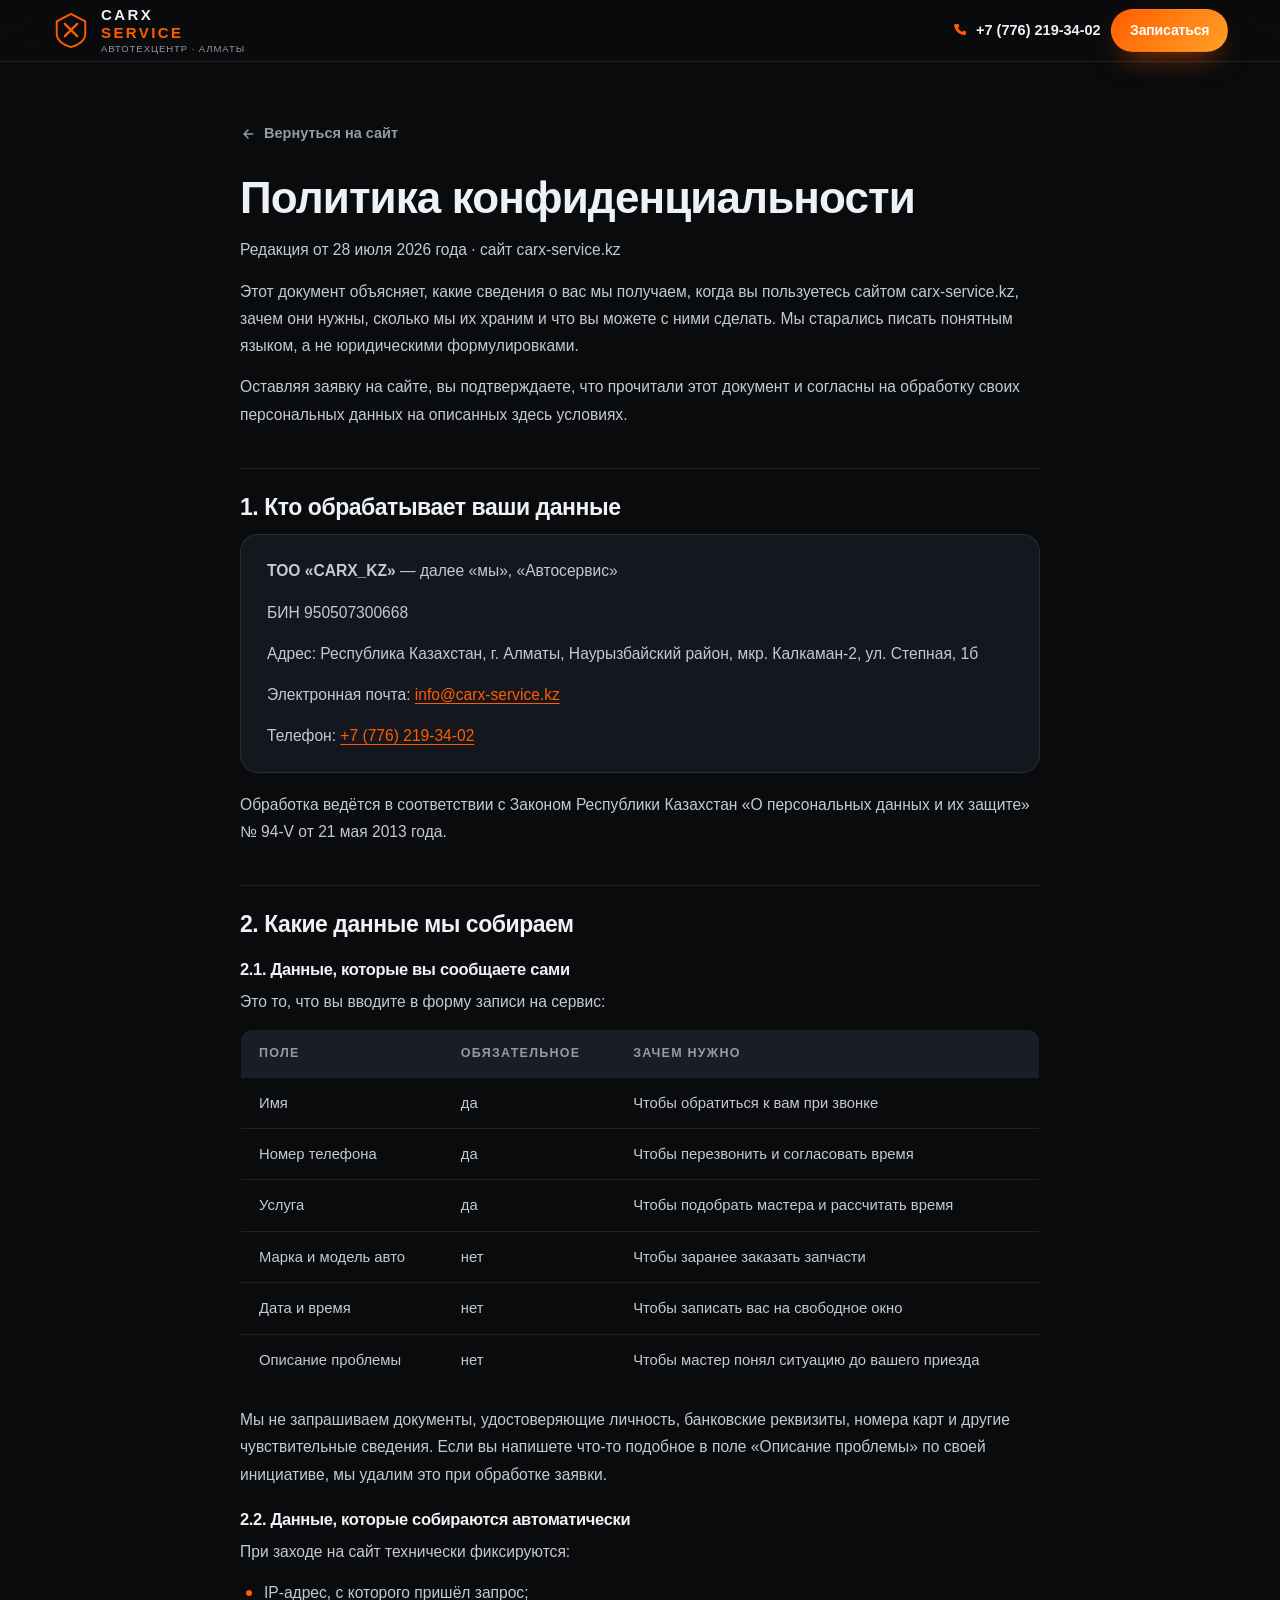
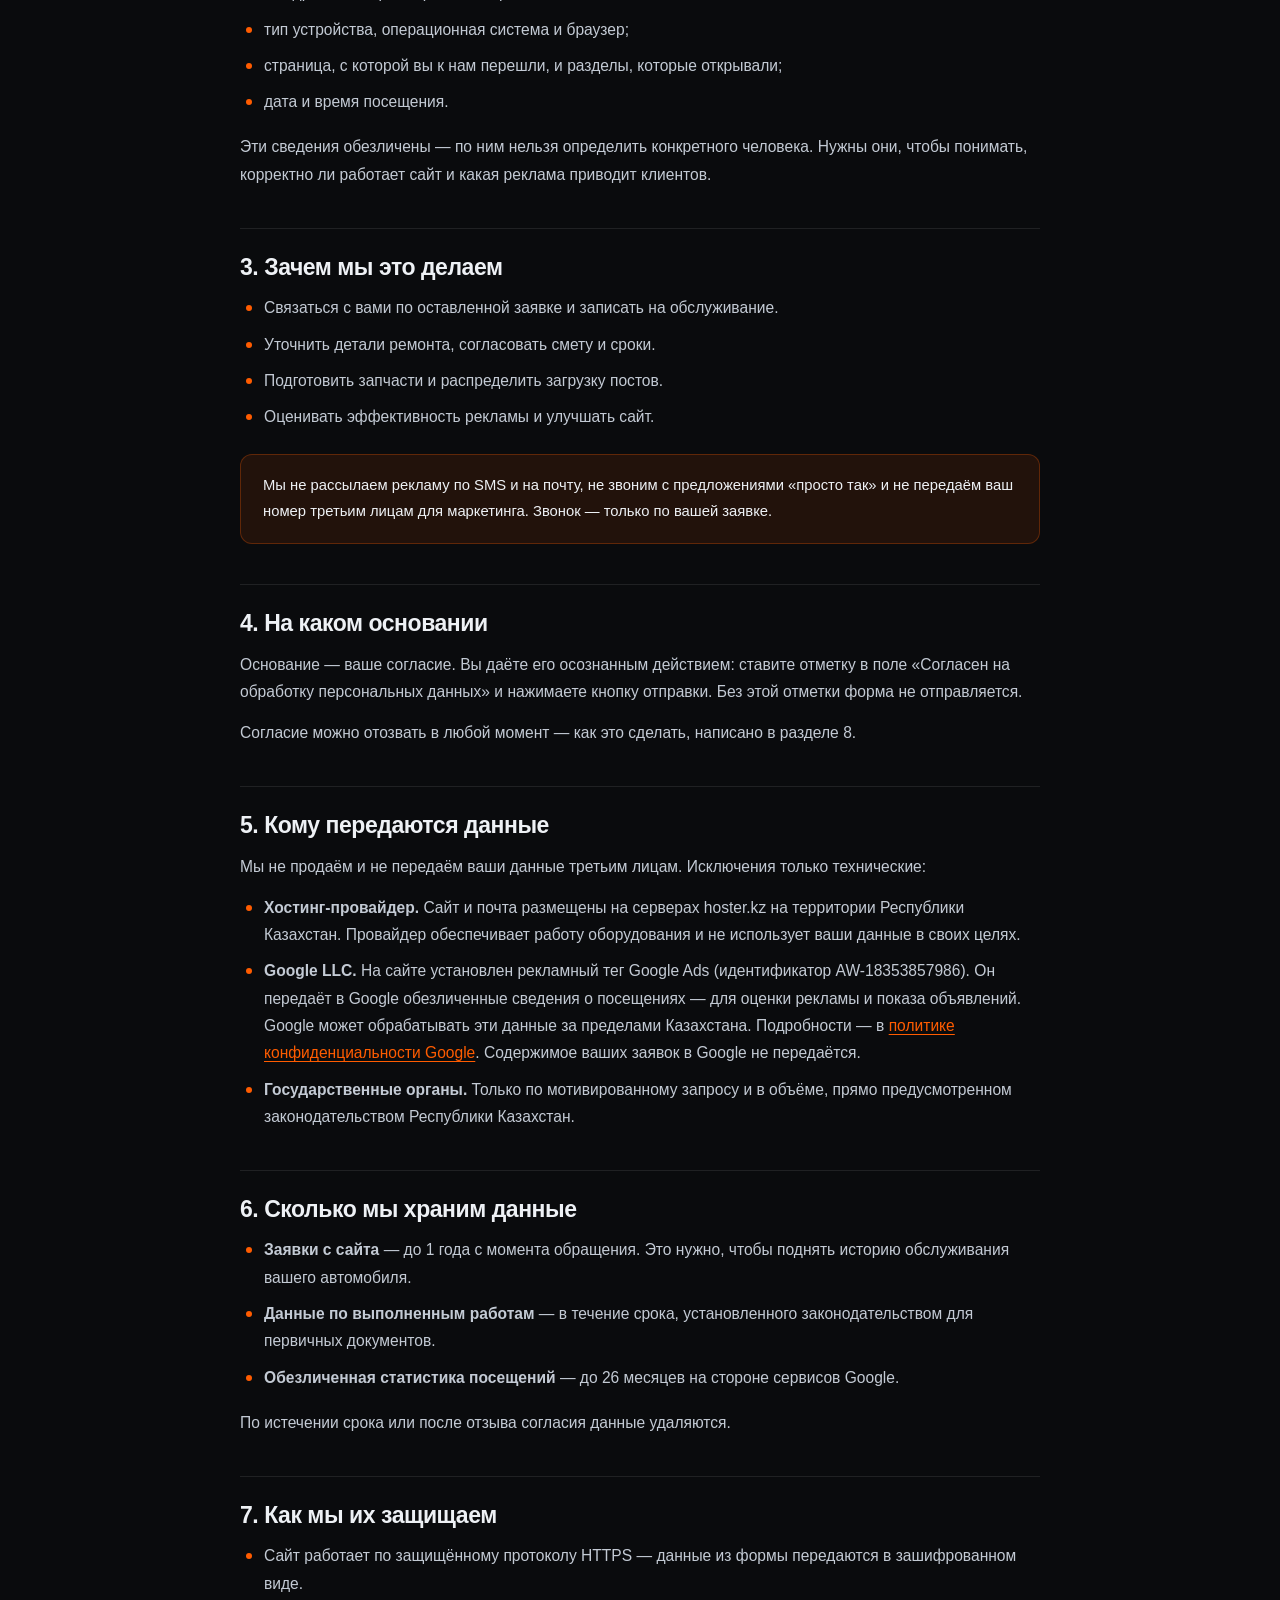
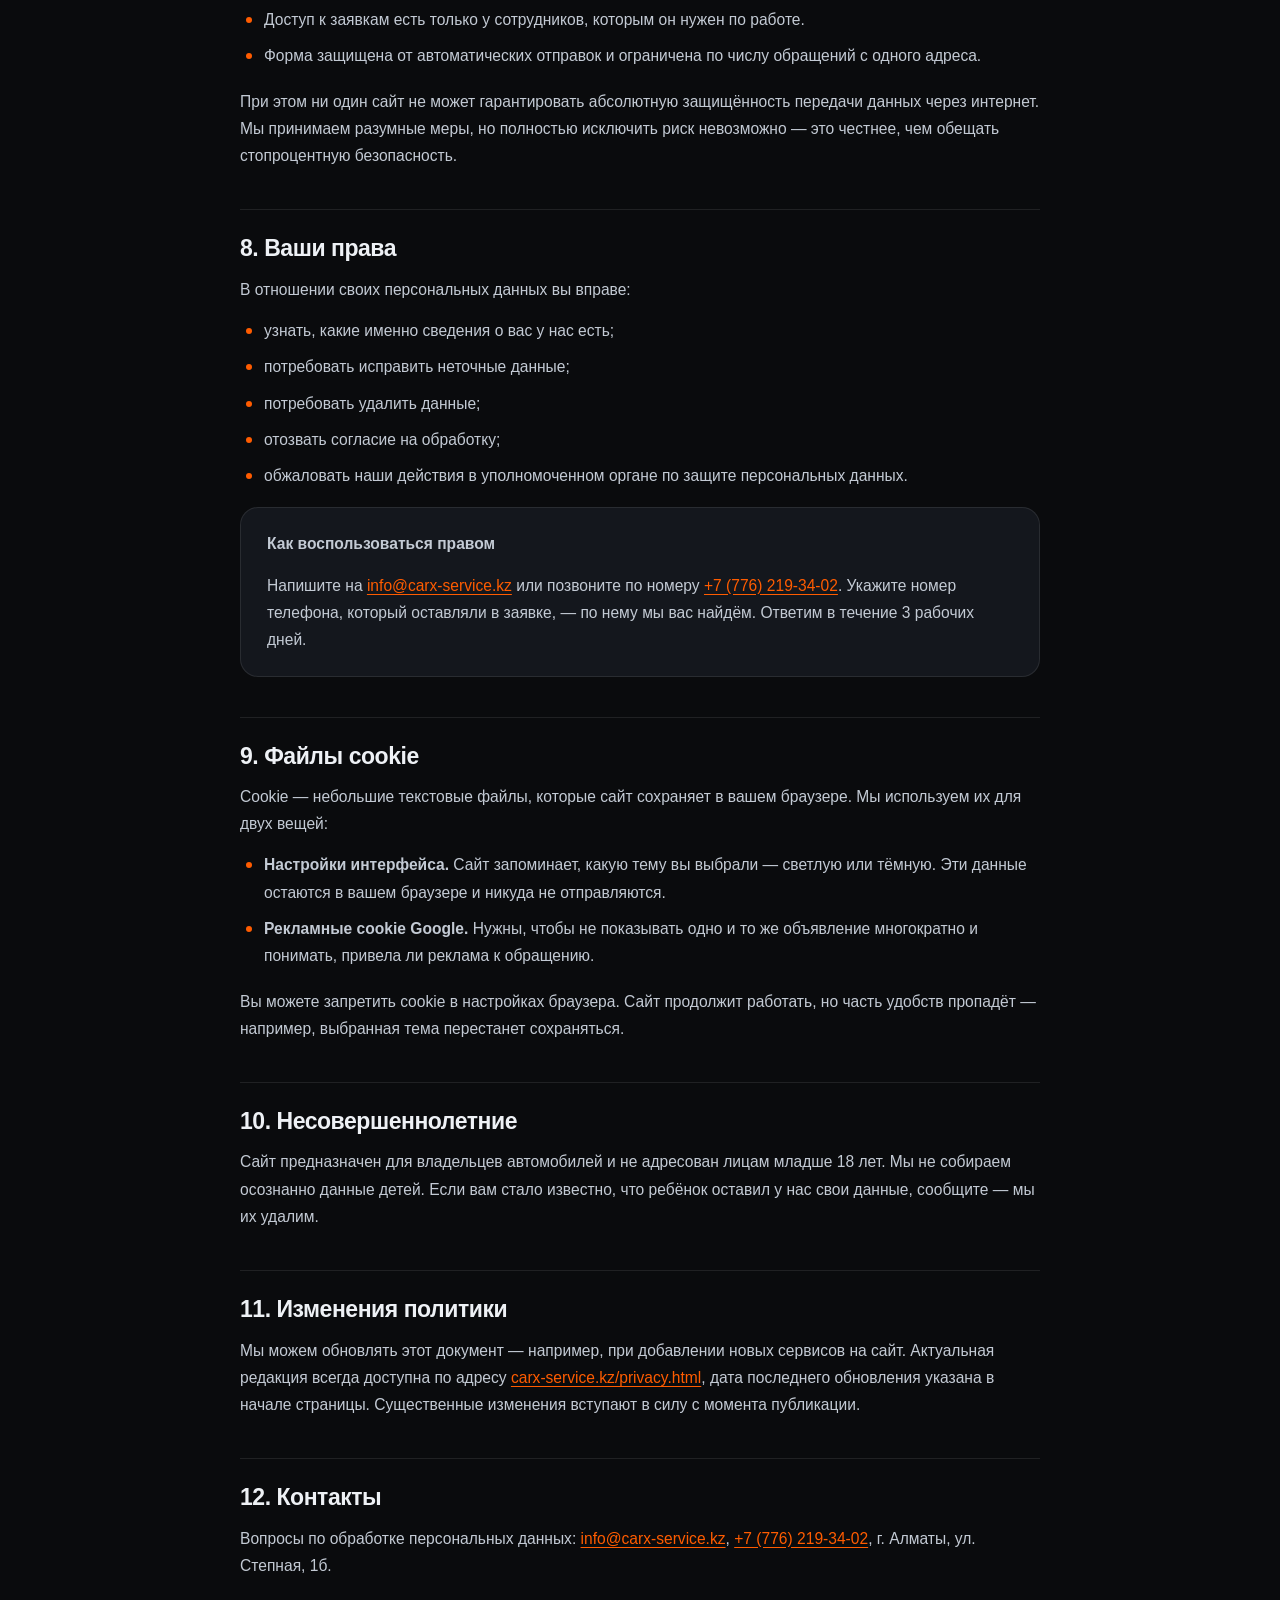
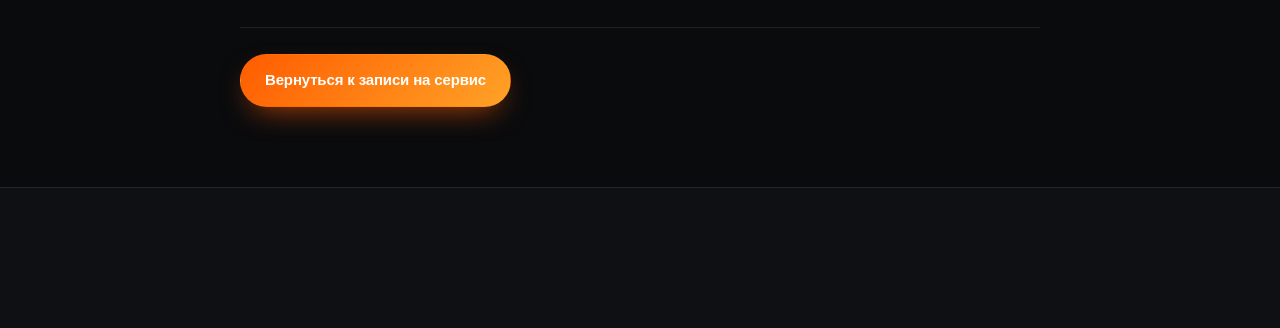
<file: privacy.html>
<!DOCTYPE html>
<html lang="ru" data-theme="dark">
<head>
<meta charset="utf-8">
<meta name="viewport" content="width=device-width, initial-scale=1, viewport-fit=cover">

<title>Политика конфиденциальности — CARX SERVICE, Алматы</title>
<meta name="description" content="Как автосервис CARX SERVICE в Алматы собирает, использует и защищает персональные данные посетителей сайта carx-service.kz.">
<link rel="canonical" href="https://carx-service.kz/privacy.html">
<meta name="robots" content="index, follow">
<meta name="theme-color" content="#0a0b0d">
<meta name="color-scheme" content="dark light">

<link rel="icon" href="assets/img/favicon.svg" type="image/svg+xml">
<link rel="icon" href="assets/img/favicon-32.png" sizes="32x32" type="image/png">
<link rel="apple-touch-icon" href="assets/img/apple-touch-icon.png">
<link rel="stylesheet" href="assets/css/style.css?v=5">

<style>
  /* Стили только для этой страницы — общий style.css не трогаем. */
  .doc { max-width: 800px; margin-inline: auto; padding: calc(var(--header-h) + 48px) 0 80px; }
  .doc__back {
    display: inline-flex; align-items: center; gap: 8px; margin-bottom: 28px;
    font-size: 14.5px; font-weight: 600; color: var(--muted);
    transition: color .25s var(--ease);
  }
  .doc__back:hover { color: var(--accent); }
  .doc h1 { font-size: clamp(28px, 4.5vw, 44px); margin-bottom: 14px; }
  .doc__meta { color: var(--muted); font-size: 14px; margin-bottom: 40px; }
  .doc h2 {
    font-size: clamp(19px, 2.4vw, 23px); margin: 40px 0 14px;
    padding-top: 26px; border-top: 1px solid var(--line);
  }
  .doc h3 { font-size: 16.5px; margin: 22px 0 10px; color: var(--txt); }
  .doc p, .doc li { color: var(--txt-2); font-size: 15.6px; line-height: 1.75; }
  .doc p { margin: 0 0 14px; }
  .doc ul { display: grid; gap: 9px; margin: 0 0 18px; padding-left: 4px; }
  .doc ul li { position: relative; padding-left: 20px; }
  .doc ul li::before {
    content: ""; position: absolute; left: 2px; top: 11px;
    width: 6px; height: 6px; border-radius: 50%; background: var(--accent);
  }
  .doc a:not(.btn):not(.doc__back) {
    color: var(--accent); text-decoration: underline; text-underline-offset: 3px;
  }
  .doc__card {
    padding: 22px 26px; border: 1px solid var(--line); border-radius: var(--radius);
    background: var(--surface); margin: 0 0 18px;
  }
  .doc__card p:last-child { margin-bottom: 0; }
  .doc__note {
    padding: 18px 22px; border-radius: var(--radius-sm); margin: 24px 0;
    background: color-mix(in srgb, var(--accent) 10%, transparent);
    border: 1px solid color-mix(in srgb, var(--accent) 28%, transparent);
  }
  .doc__note p { margin: 0; color: var(--txt); font-size: 14.8px; }
  .doc__foot { margin-top: 48px; padding-top: 26px; border-top: 1px solid var(--line); }
  .doc table { margin: 0 0 20px; border: 1px solid var(--line); border-radius: var(--radius-sm); overflow: hidden; }
  .doc th, .doc td { padding: 13px 18px; text-align: left; border-bottom: 1px solid var(--line); font-size: 14.8px; }
  .doc th { background: var(--surface-2); color: var(--muted); font-size: 12.5px; text-transform: uppercase; letter-spacing: .1em; }
  .doc td { color: var(--txt-2); }
  .doc tr:last-child td { border-bottom: 0; }
  @media (max-width: 640px) {
    .doc th:nth-child(2), .doc td:nth-child(2) { display: none; }
  }
</style>
</head>
<body>

<header class="header is-stuck">
  <div class="container header__inner">
    <a href="index.html" class="logo" aria-label="CARX SERVICE — на главную">
      <svg class="logo__mark" viewBox="0 0 40 40" width="38" height="38" aria-hidden="true">
        <path d="M20 3 L35 11 L35 24 C35 31 28 36 20 38 C12 36 5 31 5 24 L5 11 Z"
              fill="none" stroke="currentColor" stroke-width="2" stroke-linejoin="round"/>
        <path d="M13.5 13.5 L26.5 26.5 M26.5 13.5 L13.5 26.5" fill="none" stroke="currentColor"
              stroke-width="2.4" stroke-linecap="round" stroke-linejoin="round"/>
      </svg>
      <span class="logo__text">CARX<b>SERVICE</b><i>автотехцентр · Алматы</i></span>
    </a>
    <div class="header__actions" style="margin-left:auto">
      <a href="tel:+77762193402" class="header__phone">
        <svg viewBox="0 0 24 24" width="16" height="16" aria-hidden="true"><path d="M6.6 3h3l1.5 4-2.2 1.6a12 12 0 0 0 6.5 6.5L17 12.9l4 1.5v3a2.5 2.5 0 0 1-2.7 2.5A17 17 0 0 1 3.1 5.7 2.5 2.5 0 0 1 5.6 3z" fill="currentColor"/></svg>
        <span>+7 (776) 219-34-02</span>
      </a>
      <a href="index.html#booking" class="btn btn--primary btn--sm">Записаться</a>
    </div>
  </div>
</header>

<main class="container">
<article class="doc">

  <a href="index.html" class="doc__back">
    <svg viewBox="0 0 24 24" width="16" height="16" aria-hidden="true"><path d="M19 12H6M12 6l-6 6 6 6" fill="none" stroke="currentColor" stroke-width="2.2" stroke-linecap="round" stroke-linejoin="round"/></svg>
    Вернуться на сайт
  </a>

  <h1>Политика конфиденциальности</h1>
  <p class="doc__meta">Редакция от 28 июля 2026 года · сайт carx-service.kz</p>

  <p>
    Этот документ объясняет, какие сведения о вас мы получаем, когда вы пользуетесь сайтом
    carx-service.kz, зачем они нужны, сколько мы их храним и что вы можете с ними сделать.
    Мы старались писать понятным языком, а не юридическими формулировками.
  </p>
  <p>
    Оставляя заявку на сайте, вы подтверждаете, что прочитали этот документ и согласны
    на обработку своих персональных данных на описанных здесь условиях.
  </p>

  <h2>1. Кто обрабатывает ваши данные</h2>
  <div class="doc__card">
    <p><b>ТОО «CARX_KZ»</b> — далее «мы», «Автосервис»</p>
    <p>БИН 950507300668</p>
    <p>Адрес: Республика Казахстан, г. Алматы, Наурызбайский район, мкр. Калкаман-2, ул. Степная, 1б</p>
    <p>Электронная почта: <a href="mailto:info@carx-service.kz">info@carx-service.kz</a></p>
    <p>Телефон: <a href="tel:+77762193402">+7 (776) 219-34-02</a></p>
  </div>
  <p>
    Обработка ведётся в соответствии с Законом Республики Казахстан
    «О персональных данных и их защите» № 94-V от 21 мая 2013 года.
  </p>

  <h2>2. Какие данные мы собираем</h2>

  <h3>2.1. Данные, которые вы сообщаете сами</h3>
  <p>Это то, что вы вводите в форму записи на сервис:</p>
  <table>
    <thead><tr><th>Поле</th><th>Обязательное</th><th>Зачем нужно</th></tr></thead>
    <tbody>
      <tr><td>Имя</td><td>да</td><td>Чтобы обратиться к вам при звонке</td></tr>
      <tr><td>Номер телефона</td><td>да</td><td>Чтобы перезвонить и согласовать время</td></tr>
      <tr><td>Услуга</td><td>да</td><td>Чтобы подобрать мастера и рассчитать время</td></tr>
      <tr><td>Марка и модель авто</td><td>нет</td><td>Чтобы заранее заказать запчасти</td></tr>
      <tr><td>Дата и время</td><td>нет</td><td>Чтобы записать вас на свободное окно</td></tr>
      <tr><td>Описание проблемы</td><td>нет</td><td>Чтобы мастер понял ситуацию до вашего приезда</td></tr>
    </tbody>
  </table>
  <p>
    Мы не запрашиваем документы, удостоверяющие личность, банковские реквизиты, номера карт
    и другие чувствительные сведения. Если вы напишете что-то подобное в поле «Описание проблемы»
    по своей инициативе, мы удалим это при обработке заявки.
  </p>

  <h3>2.2. Данные, которые собираются автоматически</h3>
  <p>При заходе на сайт технически фиксируются:</p>
  <ul>
    <li>IP-адрес, с которого пришёл запрос;</li>
    <li>тип устройства, операционная система и браузер;</li>
    <li>страница, с которой вы к нам перешли, и разделы, которые открывали;</li>
    <li>дата и время посещения.</li>
  </ul>
  <p>
    Эти сведения обезличены — по ним нельзя определить конкретного человека. Нужны они,
    чтобы понимать, корректно ли работает сайт и какая реклама приводит клиентов.
  </p>

  <h2>3. Зачем мы это делаем</h2>
  <ul>
    <li>Связаться с вами по оставленной заявке и записать на обслуживание.</li>
    <li>Уточнить детали ремонта, согласовать смету и сроки.</li>
    <li>Подготовить запчасти и распределить загрузку постов.</li>
    <li>Оценивать эффективность рекламы и улучшать сайт.</li>
  </ul>
  <div class="doc__note">
    <p>
      Мы не рассылаем рекламу по SMS и на почту, не звоним с предложениями «просто так»
      и не передаём ваш номер третьим лицам для маркетинга. Звонок — только по вашей заявке.
    </p>
  </div>

  <h2>4. На каком основании</h2>
  <p>
    Основание — ваше согласие. Вы даёте его осознанным действием: ставите отметку в поле
    «Согласен на обработку персональных данных» и нажимаете кнопку отправки.
    Без этой отметки форма не отправляется.
  </p>
  <p>Согласие можно отозвать в любой момент — как это сделать, написано в разделе 8.</p>

  <h2>5. Кому передаются данные</h2>
  <p>Мы не продаём и не передаём ваши данные третьим лицам. Исключения только технические:</p>
  <ul>
    <li>
      <b>Хостинг-провайдер.</b> Сайт и почта размещены на серверах hoster.kz на территории
      Республики Казахстан. Провайдер обеспечивает работу оборудования и не использует
      ваши данные в своих целях.
    </li>
    <li>
      <b>Google LLC.</b> На сайте установлен рекламный тег Google Ads (идентификатор AW-18353857986).
      Он передаёт в Google обезличенные сведения о посещениях — для оценки рекламы и показа
      объявлений. Google может обрабатывать эти данные за пределами Казахстана. Подробности —
      в <a href="https://policies.google.com/privacy?hl=ru" target="_blank" rel="noopener">политике конфиденциальности Google</a>.
      Содержимое ваших заявок в Google не передаётся.
    </li>
    <li>
      <b>Государственные органы.</b> Только по мотивированному запросу и в объёме,
      прямо предусмотренном законодательством Республики Казахстан.
    </li>
  </ul>

  <h2>6. Сколько мы храним данные</h2>
  <ul>
    <li><b>Заявки с сайта</b> — до 1 года с момента обращения. Это нужно, чтобы поднять историю обслуживания вашего автомобиля.</li>
    <li><b>Данные по выполненным работам</b> — в течение срока, установленного законодательством для первичных документов.</li>
    <li><b>Обезличенная статистика посещений</b> — до 26 месяцев на стороне сервисов Google.</li>
  </ul>
  <p>По истечении срока или после отзыва согласия данные удаляются.</p>

  <h2>7. Как мы их защищаем</h2>
  <ul>
    <li>Сайт работает по защищённому протоколу HTTPS — данные из формы передаются в зашифрованном виде.</li>
    <li>Доступ к заявкам есть только у сотрудников, которым он нужен по работе.</li>
    <li>Форма защищена от автоматических отправок и ограничена по числу обращений с одного адреса.</li>
  </ul>
  <p>
    При этом ни один сайт не может гарантировать абсолютную защищённость передачи данных
    через интернет. Мы принимаем разумные меры, но полностью исключить риск невозможно —
    это честнее, чем обещать стопроцентную безопасность.
  </p>

  <h2>8. Ваши права</h2>
  <p>В отношении своих персональных данных вы вправе:</p>
  <ul>
    <li>узнать, какие именно сведения о вас у нас есть;</li>
    <li>потребовать исправить неточные данные;</li>
    <li>потребовать удалить данные;</li>
    <li>отозвать согласие на обработку;</li>
    <li>обжаловать наши действия в уполномоченном органе по защите персональных данных.</li>
  </ul>
  <div class="doc__card">
    <p><b>Как воспользоваться правом</b></p>
    <p>
      Напишите на <a href="mailto:info@carx-service.kz">info@carx-service.kz</a>
      или позвоните по номеру <a href="tel:+77762193402">+7 (776) 219-34-02</a>.
      Укажите номер телефона, который оставляли в заявке, — по нему мы вас найдём.
      Ответим в течение 3 рабочих дней.
    </p>
  </div>

  <h2>9. Файлы cookie</h2>
  <p>Cookie — небольшие текстовые файлы, которые сайт сохраняет в вашем браузере. Мы используем их для двух вещей:</p>
  <ul>
    <li><b>Настройки интерфейса.</b> Сайт запоминает, какую тему вы выбрали — светлую или тёмную. Эти данные остаются в вашем браузере и никуда не отправляются.</li>
    <li><b>Рекламные cookie Google.</b> Нужны, чтобы не показывать одно и то же объявление многократно и понимать, привела ли реклама к обращению.</li>
  </ul>
  <p>
    Вы можете запретить cookie в настройках браузера. Сайт продолжит работать, но часть
    удобств пропадёт — например, выбранная тема перестанет сохраняться.
  </p>

  <h2>10. Несовершеннолетние</h2>
  <p>
    Сайт предназначен для владельцев автомобилей и не адресован лицам младше 18 лет.
    Мы не собираем осознанно данные детей. Если вам стало известно, что ребёнок оставил
    у нас свои данные, сообщите — мы их удалим.
  </p>

  <h2>11. Изменения политики</h2>
  <p>
    Мы можем обновлять этот документ — например, при добавлении новых сервисов на сайт.
    Актуальная редакция всегда доступна по адресу
    <a href="https://carx-service.kz/privacy.html">carx-service.kz/privacy.html</a>,
    дата последнего обновления указана в начале страницы. Существенные изменения
    вступают в силу с момента публикации.
  </p>

  <h2>12. Контакты</h2>
  <p>
    Вопросы по обработке персональных данных:
    <a href="mailto:info@carx-service.kz">info@carx-service.kz</a>,
    <a href="tel:+77762193402">+7 (776) 219-34-02</a>,
    г. Алматы, ул. Степная, 1б.
  </p>

  <div class="doc__foot">
    <a href="index.html#booking" class="btn btn--primary">Вернуться к записи на сервис</a>
  </div>

</article>
</main>

<footer class="footer">
  <div class="container footer__bottom">
    <p>© 2013–2026 ТОО «CARX_KZ». Все права защищены.</p>
    <p><a href="index.html">Главная страница</a></p>
  </div>
</footer>

</body>
</html>
</file>
<file: assets/css/style.css>
/* =========================================================
   CARX SERVICE — автосервис в Алматы
   Нативный CSS. Без фреймворков и внешних шрифтов.
   Оглавление:
     01 Токены и темы        06 Секции и заголовки
     02 Базовые стили        07 Блоки (услуги … контакты)
     03 Утилиты и анимации   08 Подвал и оверлеи
     04 Кнопки               09 Адаптив
     05 Шапка и меню         10 prefers-reduced-motion
   ========================================================= */

/* ============ 01. ТОКЕНЫ И ТЕМЫ ============ */
:root {
  --accent:        #ff5c00;
  --accent-2:      #ffa227;
  --accent-ink:    #0a0b0d;

  --bg:            #0a0b0d;
  --bg-2:          #0e1014;
  --surface:       #14171d;
  --surface-2:     #191d25;
  --line:          rgba(255, 255, 255, .09);
  --line-strong:   rgba(255, 255, 255, .18);
  --txt:           #eef1f5;
  --txt-2:         #c3cad4;
  --muted:         #939ba8;
  --shadow:        0 24px 60px -20px rgba(0, 0, 0, .75);

  --radius:        18px;
  --radius-sm:     12px;
  --radius-lg:     26px;

  --header-h:      74px;
  --container:     1240px;
  --gap:           clamp(16px, 2.2vw, 28px);

  --ease:          cubic-bezier(.22, 1, .36, 1);
  --ease-out:      cubic-bezier(.16, 1, .3, 1);

  --font: -apple-system, BlinkMacSystemFont, "Segoe UI", "Inter", "SF Pro Display",
          Roboto, "Helvetica Neue", Arial, sans-serif;
  --mono: ui-monospace, "SF Mono", "JetBrains Mono", Menlo, Consolas, monospace;
}

[data-theme="light"] {
  --accent:        #e94e00;
  --accent-2:      #c2700a;
  --accent-ink:    #ffffff;

  --bg:            #f4f6f8;
  --bg-2:          #ffffff;
  --surface:       #ffffff;
  --surface-2:     #eef1f5;
  --line:          rgba(10, 12, 16, .10);
  --line-strong:   rgba(10, 12, 16, .22);
  --txt:           #10131a;
  --txt-2:         #333a46;
  --muted:         #626b78;
  --shadow:        0 24px 50px -24px rgba(15, 22, 36, .28);
}

/* ============ 02. БАЗОВЫЕ СТИЛИ ============ */
*, *::before, *::after { box-sizing: border-box; }

/* Обязательно: у оверлеев ниже задан display: flex/grid, и без !important
   он перебивает браузерное [hidden] { display: none }. Скрытый лайтбокс
   тогда остаётся во весь экран и перехватывает все клики по странице. */
[hidden] { display: none !important; }

html {
  scroll-behavior: smooth;
  scroll-padding-top: calc(var(--header-h) + 16px);
  -webkit-text-size-adjust: 100%;
}

body {
  margin: 0;
  background: var(--bg);
  color: var(--txt);
  font-family: var(--font);
  font-size: 16px;
  line-height: 1.65;
  -webkit-font-smoothing: antialiased;
  -moz-osx-font-smoothing: grayscale;
  overflow-x: hidden;
  transition: background-color .4s var(--ease), color .4s var(--ease);
}

body.is-locked { overflow: hidden; }

h1, h2, h3, h4 { margin: 0; line-height: 1.1; letter-spacing: -.02em; font-weight: 800; }
p  { margin: 0 0 1em; }
ul, ol { margin: 0; padding: 0; list-style: none; }
img, svg { display: block; max-width: 100%; }
img { height: auto; background: var(--surface-2); }
a  { color: inherit; text-decoration: none; }
button, input, select, textarea { font: inherit; color: inherit; }
table { border-collapse: collapse; width: 100%; }

::selection { background: var(--accent); color: #fff; }

:focus-visible {
  outline: 2px solid var(--accent);
  outline-offset: 3px;
  border-radius: 6px;
}

* { scrollbar-width: thin; scrollbar-color: var(--line-strong) transparent; }
*::-webkit-scrollbar { width: 10px; height: 10px; }
*::-webkit-scrollbar-thumb {
  background: var(--line-strong); border-radius: 20px;
  border: 3px solid transparent; background-clip: content-box;
}

.container {
  width: 100%;
  max-width: var(--container);
  margin-inline: auto;
  padding-inline: clamp(16px, 4vw, 32px);
}

.visually-hidden, .skip-link:not(:focus) {
  position: absolute; width: 1px; height: 1px;
  padding: 0; margin: -1px; overflow: hidden;
  clip: rect(0 0 0 0); clip-path: inset(50%); white-space: nowrap;
}

.skip-link {
  position: fixed; z-index: 1000; top: 12px; left: 12px;
  background: var(--accent); color: #fff;
  padding: 10px 18px; border-radius: 10px; font-weight: 700;
}

/* ============ 03. УТИЛИТЫ И АНИМАЦИИ ============ */

/* Появление при скролле */
[data-reveal] {
  opacity: 0;
  transform: translate3d(0, 26px, 0);
  transition: opacity .7s var(--ease-out), transform .7s var(--ease-out);
  transition-delay: var(--rd, 0ms);
  will-change: opacity, transform;
}
[data-reveal].is-in { opacity: 1; transform: none; }

/* Заголовки: построчное появление */
[data-split] .line { display: block; overflow: hidden; }
[data-split] .line > span {
  display: inline-block;
  transform: translate3d(0, 105%, 0);
  transition: transform .85s var(--ease-out);
  transition-delay: calc(var(--l, 0) * 90ms);
  will-change: transform;
}
[data-split].is-in .line > span { transform: none; }

/* Прелоадер */
.preloader {
  position: fixed; inset: 0; z-index: 9999;
  display: grid; place-items: center;
  background: var(--bg);
  transition: opacity .55s var(--ease), visibility .55s;
}
.preloader.is-done { opacity: 0; visibility: hidden; pointer-events: none; }
.preloader__inner { display: grid; justify-items: center; gap: 18px; color: var(--accent); }
.preloader__mark .pl-ring { opacity: .25; }
.preloader__mark .pl-needle { transform-origin: 32px 32px; animation: needle 1.4s var(--ease) infinite; }
@keyframes needle {
  0%   { transform: rotate(-140deg); }
  55%  { transform: rotate(140deg); }
  100% { transform: rotate(-140deg); }
}
.preloader__word {
  font-weight: 800; letter-spacing: .3em; font-size: 13px;
  color: var(--txt); text-transform: uppercase;
}
.preloader__word span { color: var(--accent); }
.preloader__bar { width: 180px; height: 3px; border-radius: 3px; background: var(--line); overflow: hidden; }
.preloader__bar i {
  display: block; height: 100%; width: 0;
  background: linear-gradient(90deg, var(--accent), var(--accent-2));
  transition: width .3s linear;
}

/* Полоса прогресса скролла */
.scroll-progress {
  position: fixed; top: 0; left: 0; z-index: 900;
  height: 3px; width: 100%;
  transform: scaleX(0); transform-origin: 0 50%;
  background: linear-gradient(90deg, var(--accent), var(--accent-2));
  will-change: transform;
}

/* Мягкое свечение за курсором */
.cursor-glow {
  position: fixed; z-index: 1; top: 0; left: 0;
  width: 480px; height: 480px; margin: -240px 0 0 -240px;
  border-radius: 50%; pointer-events: none; opacity: 0;
  background: radial-gradient(circle, rgba(255, 92, 0, .16), transparent 62%);
  transition: opacity .5s var(--ease);
  will-change: transform;
}
body.has-pointer .cursor-glow { opacity: 1; }
[data-theme="light"] .cursor-glow { background: radial-gradient(circle, rgba(233, 78, 0, .10), transparent 62%); }

/* Пульсирующая точка */
.pulse-dot {
  width: 8px; height: 8px; border-radius: 50%;
  background: #2ee06a; display: inline-block; flex: none;
  box-shadow: 0 0 0 0 rgba(46, 224, 106, .55);
  animation: pulse 2.2s infinite;
}
@keyframes pulse {
  70%  { box-shadow: 0 0 0 12px rgba(46, 224, 106, 0); }
  100% { box-shadow: 0 0 0 0 rgba(46, 224, 106, 0); }
}

/* ============ 04. КНОПКИ ============ */
.btn {
  --btn-bg: transparent;
  --btn-fg: var(--txt);
  --btn-bd: var(--line-strong);
  position: relative;
  display: inline-flex; align-items: center; justify-content: center; gap: 10px;
  padding: 13px 24px;
  border: 1px solid var(--btn-bd);
  border-radius: 999px;
  background: var(--btn-bg);
  color: var(--btn-fg);
  font-weight: 650;
  font-size: 15px;
  letter-spacing: -.01em;
  cursor: pointer;
  overflow: hidden;
  white-space: nowrap;
  transition: transform .35s var(--ease), box-shadow .35s var(--ease),
              background-color .3s var(--ease), border-color .3s var(--ease), color .3s var(--ease);
  will-change: transform;
}
.btn::after {
  content: ""; position: absolute; inset: 0;
  background: radial-gradient(120px 80px at var(--mx, 50%) var(--my, 50%), rgba(255, 255, 255, .22), transparent 70%);
  opacity: 0; transition: opacity .35s var(--ease);
}
.btn:hover::after { opacity: 1; }
.btn:hover { transform: translateY(-2px); }
.btn:active { transform: translateY(0) scale(.985); }

.btn--primary {
  --btn-bg: linear-gradient(135deg, var(--accent), var(--accent-2));
  --btn-fg: #fff;
  --btn-bd: transparent;
  box-shadow: 0 12px 30px -12px rgba(255, 92, 0, .75);
}
.btn--primary:hover { box-shadow: 0 18px 40px -14px rgba(255, 92, 0, .9); }
.btn--outline { --btn-bd: var(--line-strong); }
.btn--outline:hover { --btn-bd: var(--accent); color: var(--accent); }
.btn--ghost { --btn-bg: var(--surface-2); --btn-bd: transparent; }
.btn--ghost:hover { --btn-bg: var(--surface); --btn-bd: var(--line-strong); }
.btn--sm  { padding: 9px 18px; font-size: 14px; }
.btn--lg  { padding: 16px 30px; font-size: 16px; }
.btn--block { display: flex; width: 100%; }
.btn svg { flex: none; transition: transform .35s var(--ease); }
.btn:hover svg { transform: translateX(3px); }

.icon-btn {
  display: grid; place-items: center;
  width: 40px; height: 40px;
  border: 1px solid var(--line); border-radius: 12px;
  background: var(--surface); cursor: pointer;
  transition: border-color .3s var(--ease), transform .3s var(--ease), color .3s var(--ease);
}
.icon-btn:hover { border-color: var(--accent); color: var(--accent); transform: rotate(-12deg); }
.icon-btn .ico-moon { display: none; }
[data-theme="light"] .icon-btn .ico-moon { display: block; }
[data-theme="light"] .icon-btn .ico-sun  { display: none; }

/* ============ 05. ШАПКА И МЕНЮ ============ */
.header {
  position: fixed; inset: 0 0 auto; z-index: 800;
  height: var(--header-h);
  display: flex; align-items: center;
  border-bottom: 1px solid transparent;
  transition: height .35s var(--ease), background-color .35s var(--ease),
              border-color .35s var(--ease), transform .4s var(--ease);
}
.header.is-stuck {
  height: 62px;
  background: color-mix(in srgb, var(--bg) 82%, transparent);
  backdrop-filter: blur(16px) saturate(140%);
  -webkit-backdrop-filter: blur(16px) saturate(140%);
  border-bottom-color: var(--line);
}
.header.is-hidden { transform: translateY(-105%); }
.header__inner { display: flex; align-items: center; gap: clamp(12px, 2vw, 28px); width: 100%; }

.logo { display: flex; align-items: center; gap: 11px; flex: none; }
.logo__mark { color: var(--accent); transition: transform .5s var(--ease); }
.logo:hover .logo__mark { transform: rotate(-8deg) scale(1.06); }
.logo__text {
  display: grid; font-weight: 800; font-size: 15px;
  letter-spacing: .16em; line-height: 1.15;
}
.logo__text b { color: var(--accent); font-weight: 800; }
.logo__text i {
  font-style: normal; font-weight: 500; font-size: 9.5px;
  letter-spacing: .1em; color: var(--muted); text-transform: uppercase; margin-top: 3px;
}

.nav { display: flex; align-items: center; gap: 2px; margin-inline: auto; }
.nav__link {
  position: relative; padding: 8px 11px; border-radius: 10px;
  font-size: 14.5px; font-weight: 550; color: var(--txt-2);
  white-space: nowrap;
  transition: color .28s var(--ease), background-color .28s var(--ease);
}
.nav__link::after {
  content: ""; position: absolute; left: 12px; right: 12px; bottom: 3px;
  height: 2px; border-radius: 2px; background: var(--accent);
  transform: scaleX(0); transform-origin: 0 50%;
  transition: transform .35s var(--ease);
}
.nav__link:hover { color: var(--txt); background: var(--surface); }
.nav__link.is-active { color: var(--txt); }
.nav__link.is-active::after { transform: scaleX(1); }

.header__actions { display: flex; align-items: center; gap: 10px; flex: none; }
.header__phone {
  display: flex; align-items: center; gap: 8px;
  font-weight: 700; font-size: 14.5px; white-space: nowrap;
  transition: color .28s var(--ease);
}
.header__phone svg { color: var(--accent); }
.header__phone:hover { color: var(--accent); }

/* Flex-колонка, а не grid: у grid строки растягиваются по высоте кнопки,
   расстояние между полосками «плавает» и крестик не сходится. */
.burger {
  display: none; width: 42px; height: 42px;
  flex-direction: column; align-items: center; justify-content: center; gap: 6px;
  border: 1px solid var(--line); border-radius: 12px;
  background: var(--surface); cursor: pointer; padding: 0;
}
.burger span {
  display: block; width: 18px; height: 2px; flex: none;
  background: var(--txt); border-radius: 2px;
  transition: transform .35s var(--ease), opacity .25s var(--ease);
}
/* Шаг 8px = высота полоски (2) + вертикальные отступы (3 + 3):
   именно на столько нужно свести крайние полоски, чтобы получился крестик. */
.burger.is-open span:nth-child(1) { transform: translateY(8px) rotate(45deg); }
.burger.is-open span:nth-child(2) { opacity: 0; }
.burger.is-open span:nth-child(3) { transform: translateY(-8px) rotate(-45deg); }

.mobile-menu {
  position: fixed; inset: 0; z-index: 790;
  display: flex; flex-direction: column; gap: 28px;
  /* Не center: при переполнении flex выталкивает содержимое ВВЕРХ,
     и первый пункт уезжает под шапку. Центрируем авто-отступами ниже —
     они схлопываются в 0, когда места не хватает. */
  justify-content: flex-start;
  /* env(safe-area-inset-*) — вырез и «домашняя полоска» на iPhone.
     Без inset меню начинается прямо под логотипом. */
  padding:
    calc(var(--header-h) + env(safe-area-inset-top, 0px) + 28px)
    clamp(20px, 7vw, 48px)
    calc(36px + env(safe-area-inset-bottom, 0px));
  background: var(--bg);
  opacity: 0; transition: opacity .35s var(--ease);
  overflow-y: auto;
  overscroll-behavior: contain;
}
.mobile-menu.is-open { opacity: 1; }
.mobile-menu__nav { display: grid; gap: 4px; margin-top: auto; }
.mobile-menu__foot { margin-bottom: auto; }
.mobile-menu__nav a {
  font-size: clamp(24px, 7vw, 38px); font-weight: 800; letter-spacing: -.03em;
  padding: 6px 0; border-bottom: 1px solid var(--line);
  opacity: 0; transform: translateY(20px);
  transition: opacity .5s var(--ease) calc(var(--i) * 45ms),
              transform .5s var(--ease) calc(var(--i) * 45ms), color .25s;
}
.mobile-menu.is-open .mobile-menu__nav a { opacity: 1; transform: none; }
.mobile-menu__nav a:hover { color: var(--accent); }
.mobile-menu__foot {
  display: grid; gap: 10px;
  opacity: 0; transform: translateY(20px);
  transition: opacity .5s var(--ease) calc(var(--i) * 45ms),
              transform .5s var(--ease) calc(var(--i) * 45ms);
}
.mobile-menu.is-open .mobile-menu__foot { opacity: 1; transform: none; }
.mobile-menu__foot p { color: var(--muted); font-size: 13.5px; margin: 4px 0 0; text-align: center; }

/* ============ 06. СЕКЦИИ И ЗАГОЛОВКИ ============ */
.section { padding: clamp(64px, 9vw, 120px) 0; position: relative; }
.section--alt { background: var(--bg-2); }
.section + .section { border-top: 1px solid var(--line); }

.section__head {
  display: grid; grid-template-columns: minmax(0, 1.15fr) minmax(0, .85fr);
  gap: clamp(20px, 4vw, 64px); align-items: end;
  margin-bottom: clamp(34px, 5vw, 60px);
}
.section__head--center {
  grid-template-columns: 1fr; justify-items: center; text-align: center;
  max-width: 780px; margin-inline: auto;
}
.section__desc { color: var(--muted); font-size: 16.5px; margin: 0; }
.section__desc--center { max-width: 620px; }

.kicker {
  display: inline-block; margin: 0 0 14px;
  font-family: var(--mono); font-size: 12.5px; font-weight: 600;
  letter-spacing: .18em; text-transform: uppercase; color: var(--accent);
}
.section__title { font-size: clamp(30px, 4.4vw, 54px); }

/* ============ 07. БЛОКИ ============ */

/* --- Герой --- */
.hero {
  position: relative; isolation: isolate;
  min-height: min(100svh, 940px);
  display: flex; align-items: center;
  padding: calc(var(--header-h) + 56px) 0 84px;
  overflow: hidden;
}
.hero__media { position: absolute; inset: 0; z-index: -1; }
.hero__img {
  width: 100%; height: 118%; object-fit: cover;
  transform: translate3d(0, 0, 0) scale(1.06);
  will-change: transform;
  filter: saturate(.85) contrast(1.05);
}
.hero__scrim {
  position: absolute; inset: 0;
  background:
    linear-gradient(180deg, rgba(10,11,13,.86) 0%, rgba(10,11,13,.58) 34%, rgba(10,11,13,.94) 92%),
    linear-gradient(100deg, rgba(10,11,13,.92) 8%, rgba(10,11,13,.25) 62%);
}
[data-theme="light"] .hero__scrim {
  background:
    linear-gradient(180deg, rgba(244,246,248,.9) 0%, rgba(244,246,248,.6) 34%, rgba(244,246,248,.97) 92%),
    linear-gradient(100deg, rgba(244,246,248,.95) 8%, rgba(244,246,248,.3) 62%);
}
.hero__grid {
  position: absolute; inset: 0; opacity: .5;
  background-image:
    linear-gradient(var(--line) 1px, transparent 1px),
    linear-gradient(90deg, var(--line) 1px, transparent 1px);
  background-size: 68px 68px;
  mask-image: radial-gradient(ellipse 80% 60% at 30% 40%, #000 20%, transparent 75%);
  -webkit-mask-image: radial-gradient(ellipse 80% 60% at 30% 40%, #000 20%, transparent 75%);
}
.hero__glow {
  position: absolute; right: -8%; top: 8%;
  width: min(52vw, 620px); aspect-ratio: 1;
  background: radial-gradient(circle, rgba(255, 92, 0, .28), transparent 62%);
  filter: blur(10px);
  animation: floaty 9s ease-in-out infinite alternate;
}
@keyframes floaty {
  from { transform: translate3d(0, 0, 0) scale(1); }
  to   { transform: translate3d(-3%, 5%, 0) scale(1.12); }
}

.hero__inner { position: relative; max-width: 900px; }
.eyebrow {
  display: inline-flex; align-items: center; gap: 10px;
  padding: 8px 16px; border: 1px solid var(--line-strong); border-radius: 999px;
  background: color-mix(in srgb, var(--surface) 70%, transparent);
  backdrop-filter: blur(8px);
  font-size: 13px; font-weight: 600; color: var(--txt-2);
  margin: 0 0 22px;
}
.hero__title {
  font-size: clamp(36px, 6.4vw, 80px);
  letter-spacing: -.035em; line-height: 1.02;
  margin: 0 0 22px; max-width: 16ch;
}
.hero__lead { max-width: 60ch; font-size: clamp(16px, 1.6vw, 19px); color: var(--txt-2); margin: 0 0 20px; }
.hero__lead b { color: var(--txt); }

.hero__rotator {
  display: flex; align-items: baseline; gap: 10px; flex-wrap: wrap;
  font-size: 15.5px; color: var(--muted); margin-bottom: 30px;
}
.rotator { position: relative; display: inline-block; height: 1.5em; overflow: hidden; min-width: 21ch; }
.rotator__item {
  position: absolute; left: 0; top: 0; white-space: nowrap;
  display: block; color: var(--accent); font-weight: 700;
  transform: translateY(100%); opacity: 0;
  transition: transform .5s var(--ease-out), opacity .5s var(--ease-out);
}
.rotator__item.is-active { transform: none; opacity: 1; }
.rotator__item.is-out { transform: translateY(-100%); opacity: 0; }

.hero__cta { display: flex; flex-wrap: wrap; gap: 12px; margin-bottom: 44px; }

.hero__stats {
  display: grid; grid-template-columns: repeat(4, minmax(0, 1fr));
  gap: clamp(12px, 2vw, 28px);
  padding-top: 26px; border-top: 1px solid var(--line);
  max-width: 720px;
}
.hero__stats li { display: grid; gap: 2px; }
.hero__stats b {
  font-size: clamp(24px, 3.2vw, 38px); font-weight: 800; letter-spacing: -.03em;
  font-variant-numeric: tabular-nums;
  background: linear-gradient(135deg, var(--txt), var(--accent));
  -webkit-background-clip: text; background-clip: text; color: transparent;
}
.hero__stats span { font-size: 12.5px; color: var(--muted); line-height: 1.35; }

.hero__scroll {
  position: absolute; left: 50%; bottom: 26px; translate: -50% 0;
  display: grid; justify-items: center; gap: 8px;
  font-size: 11px; letter-spacing: .22em; text-transform: uppercase; color: var(--muted);
}
.hero__mouse {
  width: 22px; height: 34px; border: 1.5px solid var(--line-strong); border-radius: 12px;
  display: grid; justify-items: center; padding-top: 6px;
}
.hero__mouse i {
  width: 3px; height: 7px; border-radius: 2px; background: var(--accent);
  animation: wheel 1.8s var(--ease) infinite;
}
@keyframes wheel {
  0%   { opacity: 0; transform: translateY(-4px); }
  40%  { opacity: 1; }
  100% { opacity: 0; transform: translateY(10px); }
}

/* --- Бегущая строка --- */
.marquee {
  border-block: 1px solid var(--line);
  background: var(--bg-2);
  padding: 18px 0; overflow: hidden;
  mask-image: linear-gradient(90deg, transparent, #000 8%, #000 92%, transparent);
  -webkit-mask-image: linear-gradient(90deg, transparent, #000 8%, #000 92%, transparent);
}
.marquee__track { display: flex; width: max-content; animation: marquee 46s linear infinite; }
.marquee:hover .marquee__track { animation-play-state: paused; }
.marquee__row { display: flex; align-items: center; gap: 26px; padding-right: 26px; }
.marquee__row span {
  font-size: clamp(15px, 1.8vw, 21px); font-weight: 700; letter-spacing: -.01em;
  color: var(--muted); white-space: nowrap;
  transition: color .3s var(--ease);
}
.marquee__row span:hover { color: var(--accent); }
.marquee__row i { color: var(--accent); font-size: 8px; font-style: normal; opacity: .55; }
@keyframes marquee { to { transform: translate3d(-50%, 0, 0); } }

/* --- Услуги --- */
.services {
  display: grid; gap: var(--gap);
  grid-template-columns: repeat(auto-fill, minmax(288px, 1fr));
}
.svc {
  position: relative; isolation: isolate;
  display: flex; flex-direction: column;
  padding: 28px 26px 24px;
  border: 1px solid var(--line); border-radius: var(--radius);
  background: var(--surface);
  overflow: hidden;
  transition: transform .45s var(--ease), border-color .35s var(--ease), box-shadow .45s var(--ease);
  transform-style: preserve-3d;
}
.svc::before {
  content: ""; position: absolute; inset: 0; z-index: -1; opacity: 0;
  background: radial-gradient(420px 220px at var(--mx, 50%) var(--my, 0%), rgba(255, 92, 0, .16), transparent 70%);
  transition: opacity .45s var(--ease);
}
.svc:hover { border-color: var(--line-strong); box-shadow: var(--shadow); }
.svc:hover::before { opacity: 1; }
.svc__icon {
  width: 54px; height: 54px; display: grid; place-items: center;
  border-radius: 15px; margin-bottom: 20px;
  background: linear-gradient(150deg, color-mix(in srgb, var(--accent) 22%, transparent), transparent);
  border: 1px solid var(--line); color: var(--accent);
  transition: transform .45s var(--ease);
}
.svc__icon svg { width: 28px; height: 28px; }
.svc:hover .svc__icon { transform: translateZ(20px) rotate(-6deg) scale(1.05); }
.svc h3 { font-size: 19.5px; margin-bottom: 10px; }
.svc p { color: var(--muted); font-size: 14.6px; line-height: 1.6; margin: 0 0 20px; flex: 1; }
.svc__price {
  display: inline-block; align-self: flex-start;
  padding: 5px 13px; border-radius: 999px; margin-bottom: 14px;
  background: color-mix(in srgb, var(--accent) 14%, transparent);
  color: var(--accent); font-weight: 700; font-size: 13.5px;
  border: 1px solid color-mix(in srgb, var(--accent) 30%, transparent);
}
.svc__link {
  font-weight: 650; font-size: 14.5px; color: var(--txt-2);
  transition: color .28s var(--ease), letter-spacing .28s var(--ease);
}
.svc:hover .svc__link { color: var(--accent); letter-spacing: .02em; }

.svc--cta {
  background: linear-gradient(155deg, color-mix(in srgb, var(--accent) 20%, var(--surface)), var(--surface));
  border-color: color-mix(in srgb, var(--accent) 32%, transparent);
  justify-content: center;
}
.svc--cta h3 { font-size: 22px; }
.svc--cta p { flex: none; }

/* --- О сервисе --- */
.about {
  display: grid; grid-template-columns: minmax(0, .95fr) minmax(0, 1.05fr);
  gap: clamp(28px, 5vw, 72px); align-items: center;
}
.about__media { position: relative; padding-bottom: 60px; }
.about__img { margin: 0; overflow: hidden; border-radius: var(--radius-lg); box-shadow: var(--shadow); }
.about__img img { width: 100%; height: 100%; object-fit: cover; }
.about__img--big { aspect-ratio: 4 / 3; }
.about__img--small {
  position: absolute; right: -6%; bottom: 0;
  width: 46%; aspect-ratio: 1;
  border: 6px solid var(--bg-2); border-radius: var(--radius);
}
.about__badge {
  position: absolute; left: -4%; bottom: 22%;
  display: flex; align-items: center; gap: 12px;
  padding: 14px 20px; border-radius: 16px;
  background: linear-gradient(135deg, var(--accent), var(--accent-2));
  color: #fff; box-shadow: 0 18px 40px -18px rgba(255, 92, 0, .9);
  animation: floaty 6s ease-in-out infinite alternate;
}
.about__badge b { font-size: 34px; font-weight: 800; letter-spacing: -.04em; line-height: 1; }
.about__badge span { font-size: 12.5px; line-height: 1.3; font-weight: 600; }

.about__body > p { color: var(--muted); max-width: 58ch; }
.about__body .section__title { margin-bottom: 20px; }
.feats { display: grid; gap: 14px; margin: 26px 0; }
.feats li { display: flex; gap: 13px; align-items: flex-start; }
.feats svg {
  width: 22px; height: 22px; flex: none; margin-top: 3px;
  padding: 3px; border-radius: 50%;
  background: color-mix(in srgb, var(--accent) 16%, transparent);
  color: var(--accent);
}
.feats b { display: block; font-size: 15.5px; margin-bottom: 2px; }
.feats span { color: var(--muted); font-size: 14.2px; line-height: 1.55; }
.about__cta { display: flex; flex-wrap: wrap; gap: 10px; }

/* --- Процесс --- */
.steps {
  display: grid; gap: var(--gap);
  grid-template-columns: repeat(auto-fit, minmax(210px, 1fr));
}
.step {
  position: relative; padding: 30px 24px 26px;
  border: 1px solid var(--line); border-radius: var(--radius);
  background: var(--surface);
  transition: transform .45s var(--ease), border-color .35s var(--ease);
}
.step::after {
  content: ""; position: absolute; top: 50px; right: -14px;
  width: 12px; height: 12px;
  border-top: 2px solid var(--line-strong); border-right: 2px solid var(--line-strong);
  rotate: 45deg;
}
.step:last-child::after { display: none; }
.step:hover { transform: translateY(-6px); border-color: color-mix(in srgb, var(--accent) 45%, transparent); }
.step__num {
  display: block; font-family: var(--mono); font-size: 34px; font-weight: 700;
  letter-spacing: -.04em; margin-bottom: 12px;
  background: linear-gradient(135deg, var(--accent), transparent 85%);
  -webkit-background-clip: text; background-clip: text; color: transparent;
}
.step h3 { font-size: 17.5px; margin-bottom: 9px; }
.step p { color: var(--muted); font-size: 14.2px; line-height: 1.6; margin: 0 0 16px; }
.step__time {
  display: inline-block; font-size: 12.5px; font-weight: 650;
  padding: 4px 11px; border-radius: 999px;
  border: 1px dashed var(--line-strong); color: var(--txt-2);
}

/* --- Цены --- */
.tabs__nav { display: flex; gap: 8px; flex-wrap: wrap; padding-bottom: 20px; }
.tabs__btn {
  padding: 10px 20px; border-radius: 999px; cursor: pointer;
  border: 1px solid var(--line); background: var(--surface);
  font-size: 14.5px; font-weight: 600; color: var(--txt-2);
  transition: background-color .3s var(--ease), border-color .3s var(--ease), color .3s var(--ease);
}
.tabs__btn:hover { border-color: var(--line-strong); color: var(--txt); }
.tabs__btn.is-active {
  background: linear-gradient(135deg, var(--accent), var(--accent-2));
  border-color: transparent; color: #fff;
  box-shadow: 0 10px 26px -14px rgba(255, 92, 0, .9);
}
.tabs__panel { display: none; }
.tabs__panel.is-active { display: block; animation: fadeUp .5s var(--ease-out) both; }
@keyframes fadeUp { from { opacity: 0; transform: translateY(14px); } }

.price {
  border: 1px solid var(--line); border-radius: var(--radius);
  overflow: hidden; background: var(--surface);
}
.price thead th {
  text-align: left; padding: 15px 22px;
  font-size: 12px; letter-spacing: .12em; text-transform: uppercase;
  color: var(--muted); font-weight: 700;
  background: var(--surface-2); border-bottom: 1px solid var(--line);
}
.price thead th:last-child, .price td:last-child { text-align: right; }
.price td {
  padding: 15px 22px; border-bottom: 1px solid var(--line);
  font-size: 15px; color: var(--txt-2);
}
.price tbody tr { transition: background-color .25s var(--ease); }
.price tbody tr:hover { background: var(--surface-2); }
.price tbody tr:last-child td { border-bottom: 0; }
.price td:first-child { color: var(--txt); font-weight: 550; }
.price td:nth-child(2) { color: var(--muted); font-size: 14px; white-space: nowrap; }
.price td:last-child { color: var(--accent); font-weight: 700; white-space: nowrap; }
.price__note { color: var(--muted); font-size: 13.5px; margin: 18px 0 0; }

/* --- Мастера --- */
.team { display: grid; gap: var(--gap); grid-template-columns: repeat(auto-fill, minmax(268px, 1fr)); }
.member {
  border: 1px solid var(--line); border-radius: var(--radius);
  background: var(--surface); overflow: hidden;
  transition: transform .45s var(--ease), border-color .35s var(--ease), box-shadow .45s var(--ease);
}
.member:hover { transform: translateY(-8px); border-color: var(--line-strong); box-shadow: var(--shadow); }
.member__photo { position: relative; aspect-ratio: 4 / 5; overflow: hidden; }
.member__photo img {
  width: 100%; height: 100%; object-fit: cover;
  filter: grayscale(.55) contrast(1.04);
  transition: transform .8s var(--ease), filter .6s var(--ease);
}
.member:hover .member__photo img { transform: scale(1.06); filter: grayscale(0); }
.member__photo::after {
  content: ""; position: absolute; inset: 0;
  background: linear-gradient(180deg, transparent 45%, color-mix(in srgb, var(--surface) 92%, transparent));
}
.member__exp {
  position: absolute; z-index: 1; left: 14px; top: 14px;
  padding: 5px 12px; border-radius: 999px;
  background: rgba(12, 14, 18, .55);
  backdrop-filter: blur(8px); border: 1px solid rgba(255, 255, 255, .22);
  font-size: 12px; font-weight: 650; color: #fff;
}
.member__body { padding: 20px 22px 24px; }
.member__body h3 { font-size: 19px; margin-bottom: 4px; }
.member__role { color: var(--accent); font-size: 13.5px; font-weight: 650; margin: 0 0 12px; }
.member__bio { color: var(--muted); font-size: 14.2px; line-height: 1.6; margin: 0 0 16px; }
.member__tags { display: flex; flex-wrap: wrap; gap: 6px; }
.member__tags li {
  font-size: 11.8px; padding: 4px 10px; border-radius: 999px;
  border: 1px solid var(--line); color: var(--txt-2); background: var(--surface-2);
}

/* --- Работы --- */
.filters { display: flex; flex-wrap: wrap; gap: 8px; margin-bottom: 28px; }
.chip {
  padding: 9px 18px; border-radius: 999px; cursor: pointer;
  border: 1px solid var(--line); background: var(--surface);
  font-size: 14px; font-weight: 600; color: var(--txt-2);
  transition: background-color .3s var(--ease), border-color .3s var(--ease), color .3s var(--ease);
}
.chip:hover { border-color: var(--line-strong); color: var(--txt); }
.chip.is-active { background: var(--txt); color: var(--bg); border-color: var(--txt); }

.gallery { display: grid; gap: 14px; grid-template-columns: repeat(auto-fill, minmax(280px, 1fr)); }
.shot {
  position: relative; margin: 0; overflow: hidden;
  border-radius: var(--radius); cursor: zoom-in;
  aspect-ratio: 4 / 3; border: 1px solid var(--line);
}
.shot.is-hidden { display: none; }
.shot img {
  width: 100%; height: 100%; object-fit: cover;
  transition: transform .8s var(--ease);
}
.shot:hover img { transform: scale(1.07); }
.shot figcaption {
  position: absolute; inset: auto 0 0; z-index: 1;
  display: grid; gap: 2px; padding: 44px 20px 18px;
  background: linear-gradient(transparent, rgba(6, 7, 9, .92));
  color: #fff;
  transform: translateY(16px); opacity: 0;
  transition: transform .45s var(--ease), opacity .45s var(--ease);
}
.shot:hover figcaption, .shot:focus-within figcaption { transform: none; opacity: 1; }
.shot figcaption b { font-size: 16px; }
.shot figcaption span { font-size: 13px; color: rgba(255, 255, 255, .72); }

/* --- Полоса CTA --- */
.cta-band { position: relative; isolation: isolate; overflow: hidden; padding: clamp(56px, 8vw, 96px) 0; }
.cta-band__bg {
  position: absolute; inset: 0; z-index: -2;
  width: 100%; height: 130%; object-fit: cover;
  filter: grayscale(.4) contrast(1.1);
  will-change: transform;
}
.cta-band::after {
  content: ""; position: absolute; inset: 0; z-index: -1;
  background: linear-gradient(100deg, rgba(10, 11, 13, .95) 20%, rgba(10, 11, 13, .55));
}
.cta-band__inner {
  display: grid; grid-template-columns: minmax(0, 1.3fr) auto;
  gap: clamp(24px, 4vw, 56px); align-items: center;
  color: #fff;
}
.cta-band h2 { font-size: clamp(26px, 3.6vw, 44px); margin-bottom: 14px; }
.cta-band p { color: rgba(255, 255, 255, .72); max-width: 56ch; margin: 0; font-size: 16px; }
.cta-band__actions { display: flex; flex-wrap: wrap; gap: 12px; }
.cta-band .btn--outline { --btn-bd: rgba(255, 255, 255, .32); --btn-fg: #fff; }
.cta-band .btn--outline:hover { --btn-bd: #fff; color: #fff; }

/* --- Отзывы --- */
.slider { position: relative; }
.slider__viewport { overflow: hidden; border-radius: var(--radius); cursor: grab; }
.slider__viewport.is-dragging { cursor: grabbing; }
.slider__track {
  display: flex; gap: var(--gap);
  transition: transform .65s var(--ease-out);
  will-change: transform;
}
.review {
  flex: 0 0 calc((100% - var(--gap) * 2) / 3);
  display: flex; flex-direction: column;
  padding: 28px 26px; border: 1px solid var(--line);
  border-radius: var(--radius); background: var(--surface);
  transition: border-color .35s var(--ease);
  user-select: none;
}
.review:hover { border-color: var(--line-strong); }
.review__stars { color: var(--accent); letter-spacing: .16em; font-size: 15px; margin-bottom: 14px; }
.review blockquote {
  margin: 0 0 20px; flex: 1;
  font-size: 15.4px; line-height: 1.68; color: var(--txt-2);
}
.review blockquote::before { content: "«"; color: var(--accent); font-size: 22px; margin-right: 2px; }
.review blockquote::after  { content: "»"; color: var(--accent); font-size: 22px; margin-left: 2px; }
.review footer { display: grid; gap: 2px; padding-top: 16px; border-top: 1px solid var(--line); }
.review footer b { font-size: 15px; }
.review footer span { font-size: 13px; color: var(--muted); }

.slider__ui { display: flex; align-items: center; justify-content: center; gap: 16px; margin-top: 26px; }
.slider__arrow {
  width: 46px; height: 46px; display: grid; place-items: center;
  border: 1px solid var(--line); border-radius: 50%;
  background: var(--surface); cursor: pointer;
  transition: border-color .3s var(--ease), color .3s var(--ease), transform .3s var(--ease);
}
.slider__arrow:hover { border-color: var(--accent); color: var(--accent); transform: scale(1.08); }
.slider__arrow:disabled { opacity: .35; cursor: not-allowed; transform: none; }
.slider__dots { display: flex; gap: 7px; }
.slider__dots button {
  width: 8px; height: 8px; padding: 0; border: 0; border-radius: 50%;
  background: var(--line-strong); cursor: pointer;
  transition: width .3s var(--ease), background-color .3s var(--ease), border-radius .3s var(--ease);
}
.slider__dots button.is-active { width: 26px; border-radius: 5px; background: var(--accent); }

/* --- FAQ --- */
.faq {
  display: grid; grid-template-columns: minmax(0, .8fr) minmax(0, 1.2fr);
  gap: clamp(28px, 5vw, 72px); align-items: start;
}
.faq__aside p { color: var(--muted); max-width: 40ch; margin-bottom: 20px; }
.faq__list { display: grid; gap: 10px; }
.acc {
  border: 1px solid var(--line); border-radius: var(--radius-sm);
  background: var(--surface); overflow: hidden;
  transition: border-color .3s var(--ease);
}
.acc[open] { border-color: color-mix(in srgb, var(--accent) 42%, transparent); }
.acc summary {
  display: flex; align-items: center; justify-content: space-between; gap: 18px;
  padding: 19px 22px; cursor: pointer; list-style: none;
  font-weight: 650; font-size: 15.8px;
  transition: color .25s var(--ease);
}
.acc summary::-webkit-details-marker { display: none; }
.acc summary:hover { color: var(--accent); }
.acc summary i { position: relative; flex: none; width: 20px; height: 20px; }
.acc summary i::before, .acc summary i::after {
  content: ""; position: absolute; left: 0; right: 0; top: 9px; height: 2px;
  background: var(--accent); border-radius: 2px;
  transition: transform .35s var(--ease);
}
.acc summary i::after { transform: rotate(90deg); }
.acc[open] summary i::after { transform: rotate(0); }
.acc__body { padding: 0 22px 20px; animation: fadeUp .4s var(--ease-out) both; }
.acc__body p { color: var(--muted); font-size: 14.8px; line-height: 1.68; margin: 0; }

/* --- Запись --- */
.booking {
  display: grid; grid-template-columns: minmax(0, .9fr) minmax(0, 1.1fr);
  gap: clamp(28px, 5vw, 64px); align-items: start;
}
.booking__info > p { color: var(--muted); max-width: 46ch; }
.booking__perks { display: grid; gap: 12px; margin: 26px 0; }
.booking__perks li {
  display: grid; grid-template-columns: auto 1fr; align-items: center; gap: 14px;
  padding: 14px 18px; border: 1px solid var(--line); border-radius: var(--radius-sm);
  background: var(--surface); font-size: 14.2px; color: var(--muted);
}
.booking__perks b {
  font-size: 15px; color: var(--accent); font-weight: 800; white-space: nowrap;
  padding-right: 14px; border-right: 1px solid var(--line);
}
.booking__contact { display: grid; gap: 4px; }
.booking__contact a { font-weight: 700; font-size: 17px; transition: color .25s var(--ease); }
.booking__contact a:last-child { font-size: 14.5px; font-weight: 550; color: var(--muted); }
.booking__contact a:hover { color: var(--accent); }

.form {
  padding: clamp(22px, 3vw, 34px);
  border: 1px solid var(--line); border-radius: var(--radius-lg);
  background: var(--surface); box-shadow: var(--shadow);
}
.form__row { display: grid; grid-template-columns: 1fr 1fr; gap: 14px; }
.field { display: grid; gap: 7px; margin-bottom: 14px; }
.field label { font-size: 13.5px; font-weight: 650; color: var(--txt-2); }
.field label i { color: var(--accent); font-style: normal; }
.field input, .field select, .field textarea {
  width: 100%; padding: 13px 15px;
  border: 1px solid var(--line); border-radius: var(--radius-sm);
  background: var(--surface-2); color: var(--txt);
  font-size: 15px;
  transition: border-color .28s var(--ease), box-shadow .28s var(--ease);
}
.field textarea { resize: vertical; min-height: 84px; }
.field input::placeholder, .field textarea::placeholder { color: color-mix(in srgb, var(--muted) 75%, transparent); }
.field input:focus, .field select:focus, .field textarea:focus {
  outline: none; border-color: var(--accent);
  box-shadow: 0 0 0 3px color-mix(in srgb, var(--accent) 18%, transparent);
}
.field.has-error input, .field.has-error select { border-color: #ff4d4d; }
.field__err { color: #ff6b6b; font-size: 12.5px; }
.field select {
  appearance: none; cursor: pointer; padding-right: 40px;
  background-image: url("data:image/svg+xml,%3Csvg xmlns='http://www.w3.org/2000/svg' viewBox='0 0 24 24' fill='none' stroke='%23939ba8' stroke-width='2' stroke-linecap='round'%3E%3Cpath d='M6 9l6 6 6-6'/%3E%3C/svg%3E");
  background-repeat: no-repeat; background-position: right 14px center; background-size: 16px;
}

.checkbox { display: flex; gap: 11px; align-items: flex-start; margin: 6px 0 4px; cursor: pointer; }
.checkbox input {
  appearance: none; flex: none; width: 20px; height: 20px; margin-top: 1px;
  border: 1px solid var(--line-strong); border-radius: 6px; background: var(--surface-2);
  cursor: pointer; transition: background-color .25s var(--ease), border-color .25s var(--ease);
}
.checkbox input:checked {
  background: var(--accent); border-color: var(--accent);
  background-image: url("data:image/svg+xml,%3Csvg xmlns='http://www.w3.org/2000/svg' viewBox='0 0 24 24' fill='none' stroke='white' stroke-width='3.4' stroke-linecap='round' stroke-linejoin='round'%3E%3Cpath d='M4 12.5l5 5L20 7'/%3E%3C/svg%3E");
  background-size: 13px; background-position: center; background-repeat: no-repeat;
}
.checkbox span { font-size: 13.4px; color: var(--muted); line-height: 1.5; }
.checkbox a { color: var(--accent); text-decoration: underline; text-underline-offset: 2px; }
.form #submitBtn { margin-top: 16px; }
.form #submitBtn.is-loading { pointer-events: none; opacity: .75; }
.form #submitBtn.is-loading span::after {
  content: ""; display: inline-block; width: 13px; height: 13px; margin-left: 9px;
  vertical-align: -1px; border: 2px solid rgba(255, 255, 255, .35);
  border-top-color: #fff; border-radius: 50%; animation: spin .7s linear infinite;
}
@keyframes spin { to { transform: rotate(360deg); } }
.form__note { color: var(--muted); font-size: 12.5px; text-align: center; margin: 12px 0 0; }

/* --- Контакты --- */
.contacts {
  display: grid; grid-template-columns: minmax(0, .85fr) minmax(0, 1.15fr);
  gap: clamp(22px, 4vw, 48px);
}
.contacts__list { display: grid; gap: 12px; align-content: start; }
.contacts__list li {
  display: grid; gap: 3px; padding: 18px 22px;
  border: 1px solid var(--line); border-radius: var(--radius-sm);
  background: var(--surface);
  transition: border-color .3s var(--ease), transform .3s var(--ease);
}
.contacts__list li:hover { border-color: color-mix(in srgb, var(--accent) 40%, transparent); transform: translateX(4px); }
.contacts__label { font-size: 11.5px; letter-spacing: .14em; text-transform: uppercase; color: var(--accent); font-weight: 700; }
.contacts__list b { font-size: 17px; }
.contacts__list li > span:last-child { font-size: 14px; color: var(--muted); }
.contacts__list a:hover { color: var(--accent); }

.map {
  position: relative; min-height: 380px; overflow: hidden;
  border: 1px solid var(--line); border-radius: var(--radius);
  background:
    radial-gradient(circle at 30% 30%, color-mix(in srgb, var(--accent) 12%, transparent), transparent 55%),
    repeating-linear-gradient(0deg, var(--line) 0 1px, transparent 1px 46px),
    repeating-linear-gradient(90deg, var(--line) 0 1px, transparent 1px 46px),
    var(--surface);
}
.map iframe { width: 100%; height: 100%; min-height: 380px; border: 0; display: block; }
.map__load {
  position: absolute; inset: 0; display: grid; place-content: center; justify-items: center; gap: 8px;
  padding: 24px; border: 0; background: transparent; cursor: pointer; text-align: center;
  color: var(--txt); transition: background-color .3s var(--ease);
}
.map__load:hover { background: color-mix(in srgb, var(--accent) 8%, transparent); }
.map__load svg { color: var(--accent); }
/* Кнопка поверх подгруженной карты — её вставляет main.js */
.map__2gis {
  position: absolute; right: 14px; bottom: 14px; z-index: 2;
  padding: 10px 18px; border-radius: 999px;
  background: var(--surface); border: 1px solid var(--line-strong);
  color: var(--txt); font-size: 13.5px; font-weight: 650;
  box-shadow: var(--shadow);
  transition: border-color .3s var(--ease), color .3s var(--ease), transform .3s var(--ease);
}
.map__2gis:hover { border-color: var(--accent); color: var(--accent); transform: translateY(-2px); }
.map__load b { font-size: 17px; }
.map__load span { font-size: 13.2px; color: var(--muted); max-width: 30ch; }

/* --- География обслуживания (локальное SEO) --- */
.geo {
  display: grid; grid-template-columns: repeat(auto-fit, minmax(300px, 1fr));
  gap: clamp(24px, 4vw, 56px);
  margin-top: clamp(32px, 4vw, 52px);
  padding-top: clamp(28px, 3.5vw, 44px);
  border-top: 1px solid var(--line);
}
.geo h3 { font-size: 17px; margin-bottom: 12px; }
.geo p { color: var(--muted); font-size: 14.6px; line-height: 1.7; margin: 0 0 16px; max-width: 62ch; }
.geo p a { color: var(--accent); text-decoration: underline; text-underline-offset: 3px; }
.geo__tags { display: flex; flex-wrap: wrap; gap: 7px; }
.geo__tags li {
  font-size: 12.6px; padding: 5px 12px; border-radius: 999px;
  border: 1px solid var(--line); background: var(--surface); color: var(--txt-2);
}
.geo__links { display: grid; grid-template-columns: repeat(auto-fit, minmax(240px, 1fr)); gap: 4px 20px; }
.geo__links a {
  display: inline-block; padding: 4px 0;
  font-size: 14.2px; color: var(--txt-2);
  transition: color .25s var(--ease), padding-left .25s var(--ease);
}
.geo__links a::before { content: "→ "; color: var(--accent); }
.geo__links a:hover { color: var(--accent); padding-left: 4px; }

/* ============ 08. ПОДВАЛ И ОВЕРЛЕИ ============ */
.footer { border-top: 1px solid var(--line); background: var(--bg-2); padding-top: clamp(48px, 6vw, 72px); }
.footer__inner {
  display: grid; grid-template-columns: minmax(0, 1.5fr) repeat(3, minmax(0, 1fr));
  gap: clamp(24px, 4vw, 48px); padding-bottom: 46px;
}
.footer__brand p { color: var(--muted); font-size: 14.2px; max-width: 40ch; margin: 18px 0; }
.logo--footer .logo__text { font-size: 14px; }
.footer__social { display: flex; gap: 8px; }
.footer__social a {
  display: grid; place-items: center; width: 40px; height: 40px;
  border: 1px solid var(--line); border-radius: 12px;
  font-size: 11.5px; font-weight: 700; color: var(--muted);
  transition: border-color .3s var(--ease), color .3s var(--ease), transform .3s var(--ease);
}
.footer__social a:hover { border-color: var(--accent); color: var(--accent); transform: translateY(-3px); }
.footer__col { display: grid; gap: 9px; align-content: start; }
.footer__col h4 { font-size: 13px; letter-spacing: .12em; text-transform: uppercase; color: var(--muted); margin-bottom: 4px; }
.footer__col a { font-size: 14.3px; color: var(--txt-2); transition: color .25s var(--ease), padding-left .25s var(--ease); }
.footer__col a:not(.btn):hover { color: var(--accent); padding-left: 4px; }
.footer__col p { font-size: 13.6px; color: var(--muted); margin: 6px 0 10px; }
.footer__col .btn { justify-self: start; }
.footer__bottom {
  display: flex; flex-wrap: wrap; justify-content: space-between; gap: 8px;
  padding: 20px 0 26px; border-top: 1px solid var(--line);
}
.footer__bottom p { margin: 0; font-size: 12.8px; color: var(--muted); }

/* --- Плавающая кнопка WhatsApp (правый нижний угол, всегда на виду) --- */
.wa-fab {
  position: fixed; right: 22px; bottom: 22px; z-index: 720;
  display: grid; place-items: center;
  width: 60px; height: 60px; border-radius: 50%;
  background: linear-gradient(145deg, #34d75a, #1faa4c);
  color: #fff;
  box-shadow: 0 14px 34px -10px rgba(31, 170, 76, .75);
  transition: transform .35s var(--ease), box-shadow .35s var(--ease);
}
.wa-fab:hover { transform: scale(1.08); box-shadow: 0 20px 44px -12px rgba(31, 170, 76, .9); }
.wa-fab:active { transform: scale(.97); }
.wa-fab svg { position: relative; z-index: 1; }

/* Расходящееся кольцо — привлекает внимание, но не дёргается постоянно */
.wa-fab__ring {
  position: absolute; inset: 0; border-radius: 50%;
  background: #34d75a; opacity: .55;
  animation: waRing 2.6s var(--ease) infinite;
}
@keyframes waRing {
  0%   { transform: scale(1);   opacity: .5; }
  70%  { transform: scale(1.7); opacity: 0; }
  100% { transform: scale(1.7); opacity: 0; }
}

.wa-fab__hint {
  position: absolute; right: calc(100% + 12px); top: 50%; translate: 0 -50%;
  padding: 9px 15px; border-radius: 10px;
  background: var(--surface); border: 1px solid var(--line);
  color: var(--txt); font-size: 13.5px; font-weight: 600; white-space: nowrap;
  box-shadow: var(--shadow);
  opacity: 0; transform: translateX(8px); pointer-events: none;
  transition: opacity .3s var(--ease), transform .3s var(--ease);
}
.wa-fab:hover .wa-fab__hint, .wa-fab:focus-visible .wa-fab__hint { opacity: 1; transform: none; }

/* Кнопка «наверх» встаёт над WhatsApp, чтобы они не перекрывались */
.to-top {
  position: fixed; right: 22px; bottom: 94px; z-index: 700;
  width: 48px; height: 48px; display: grid; place-items: center;
  border: 1px solid var(--line); border-radius: 50%;
  background: color-mix(in srgb, var(--surface) 92%, transparent);
  backdrop-filter: blur(10px); cursor: pointer;
  opacity: 0; visibility: hidden; transform: translateY(14px) scale(.9);
  transition: opacity .4s var(--ease), visibility .4s, transform .4s var(--ease),
              border-color .3s var(--ease), color .3s var(--ease);
}
.to-top.is-show { opacity: 1; visibility: visible; transform: none; }
.to-top:hover { border-color: var(--accent); color: var(--accent); transform: translateY(-3px); }

.lightbox {
  position: fixed; inset: 0; z-index: 950;
  display: grid; place-items: center; padding: 24px;
  background: rgba(6, 7, 9, .94);
  backdrop-filter: blur(6px);
  opacity: 0; transition: opacity .35s var(--ease);
}
.lightbox.is-open { opacity: 1; }
.lightbox__stage { margin: 0; display: grid; gap: 12px; justify-items: center; max-width: min(1180px, 92vw); }
.lightbox__stage img {
  max-width: 100%; max-height: 78svh; object-fit: contain;
  border-radius: var(--radius); box-shadow: 0 40px 90px -30px #000;
  animation: lbIn .45s var(--ease-out) both;
}
@keyframes lbIn { from { opacity: 0; transform: scale(.94); } }
.lightbox__stage figcaption { color: rgba(255, 255, 255, .78); font-size: 14px; text-align: center; }
.lightbox__close, .lightbox__nav {
  position: absolute; z-index: 2;
  display: grid; place-items: center;
  border: 1px solid rgba(255, 255, 255, .18); border-radius: 50%;
  background: rgba(255, 255, 255, .07); color: #fff; cursor: pointer;
  transition: background-color .3s var(--ease), border-color .3s var(--ease), transform .3s var(--ease);
}
.lightbox__close { top: 20px; right: 20px; width: 46px; height: 46px; font-size: 18px; }
.lightbox__nav { top: 50%; translate: 0 -50%; width: 52px; height: 52px; font-size: 30px; line-height: 0; padding-bottom: 5px; }
.lightbox__nav--prev { left: 20px; }
.lightbox__nav--next { right: 20px; }
.lightbox__close:hover, .lightbox__nav:hover { background: var(--accent); border-color: var(--accent); }

.toast {
  position: fixed; z-index: 980; left: 50%; bottom: 28px; translate: -50% 0;
  display: flex; align-items: center; gap: 12px;
  max-width: min(460px, 92vw);
  padding: 15px 22px; border-radius: 14px;
  background: linear-gradient(135deg, #14b866, #0f9a54);
  color: #fff; font-weight: 600; font-size: 14.6px;
  box-shadow: 0 22px 50px -18px rgba(0, 0, 0, .7);
  opacity: 0; transform: translateY(18px);
  transition: opacity .4s var(--ease), transform .4s var(--ease);
}
.toast.is-show { opacity: 1; transform: none; }
.toast.is-error { background: linear-gradient(135deg, #e63a3a, #c22626); }

/* Отложенная отрисовка нижних секций — быстрее первый рендер.
   Осознанно НЕ применяем к #works и #reviews: там ширина элементов
   измеряется скриптом (слайдер, лайтбокс), а size-containment ломает замеры. */
#faq, #contacts, .footer {
  content-visibility: auto;
  contain-intrinsic-size: auto 1000px;
}

/* ============ 09. АДАПТИВ ============ */
@media (max-width: 1180px) {
  .nav { display: none; }
  .burger { display: flex; }
  .footer__inner { grid-template-columns: 1fr 1fr; }
  .footer__brand { grid-column: 1 / -1; }
}

@media (max-width: 1024px) {
  .review { flex: 0 0 calc((100% - var(--gap)) / 2); }
  .about, .faq, .booking, .contacts { grid-template-columns: 1fr; }
  .about__media { max-width: 560px; }
  .cta-band__inner { grid-template-columns: 1fr; }
  .section__head { grid-template-columns: 1fr; align-items: start; }
  .step::after { display: none; }
}

@media (max-width: 860px) {
  .header__phone { display: none; }
  .header__actions .btn--sm { display: none; }
  .hero__stats { grid-template-columns: repeat(2, 1fr); gap: 18px 12px; }
  .hero__scroll { display: none; }
}

@media (max-width: 640px) {
  :root { --header-h: 64px; }
  .review { flex: 0 0 100%; }
  .form__row { grid-template-columns: 1fr; gap: 0; }
  .about__img--small { width: 42%; right: 0; }
  .about__badge { left: 0; bottom: 12%; padding: 11px 15px; }
  .about__badge b { font-size: 27px; }
  .footer__inner { grid-template-columns: 1fr; }
  .footer__bottom { flex-direction: column; }
  .logo__text i { display: none; }
  .lightbox__nav { width: 42px; height: 42px; font-size: 24px; }
  .lightbox__nav--prev { left: 8px; }
  .lightbox__nav--next { right: 8px; }
  .wa-fab { right: 14px; bottom: 14px; width: 54px; height: 54px; }
  .wa-fab svg { width: 27px; height: 27px; }
  .wa-fab__hint { display: none; }
  .to-top { right: 14px; bottom: 78px; width: 44px; height: 44px; }
  .price thead { display: none; }
  .price tbody tr {
    display: grid; grid-template-columns: 1fr auto; gap: 2px 10px;
    padding: 14px 16px; border-bottom: 1px solid var(--line);
  }
  .price td { border: 0; padding: 0; }
  .price td:first-child { grid-column: 1 / -1; margin-bottom: 4px; }
  .price td:nth-child(2) { text-align: left; }
}

/* ============ 10. PREFERS-REDUCED-MOTION ============ */
@media (prefers-reduced-motion: reduce) {
  html { scroll-behavior: auto; }
  *, *::before, *::after {
    animation-duration: .001ms !important;
    animation-iteration-count: 1 !important;
    transition-duration: .001ms !important;
  }
  [data-reveal] { opacity: 1 !important; transform: none !important; }
  [data-split] .line > span { transform: none !important; }
  .cursor-glow { display: none; }
}
</file>
